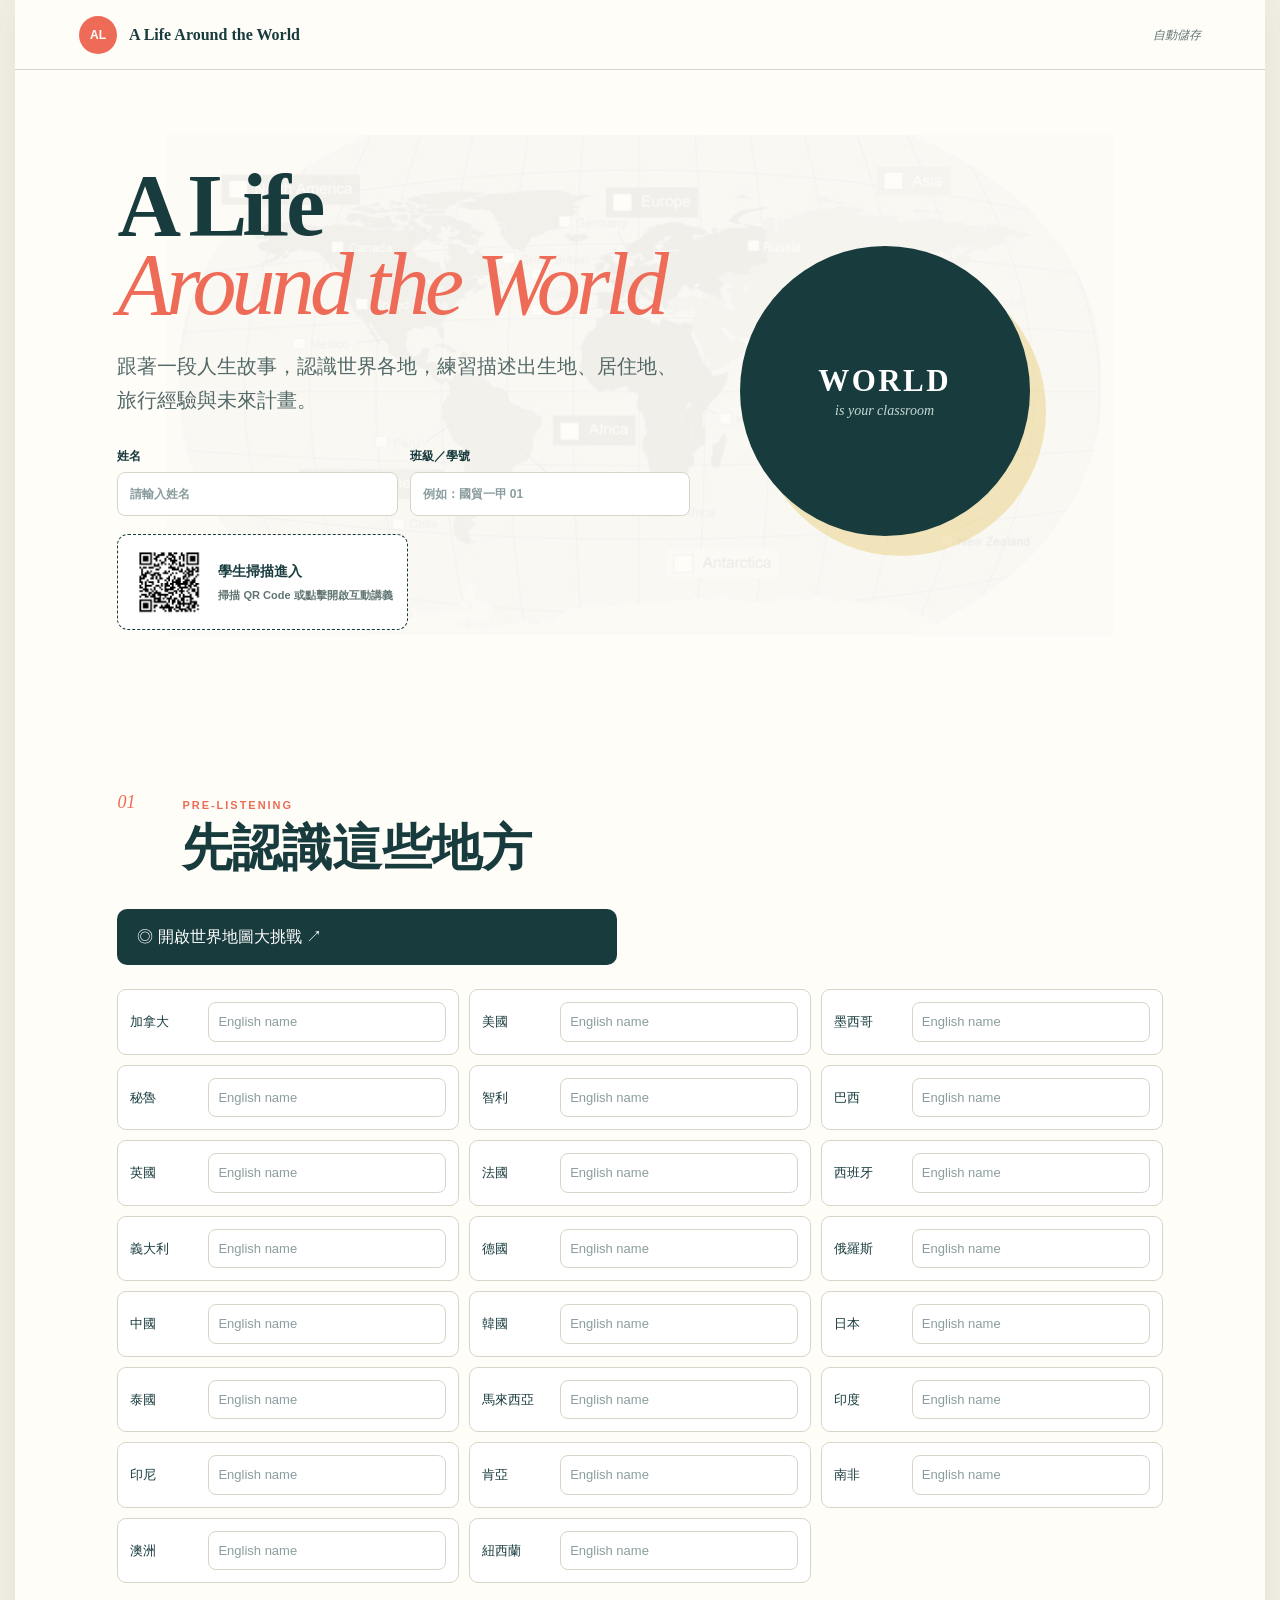
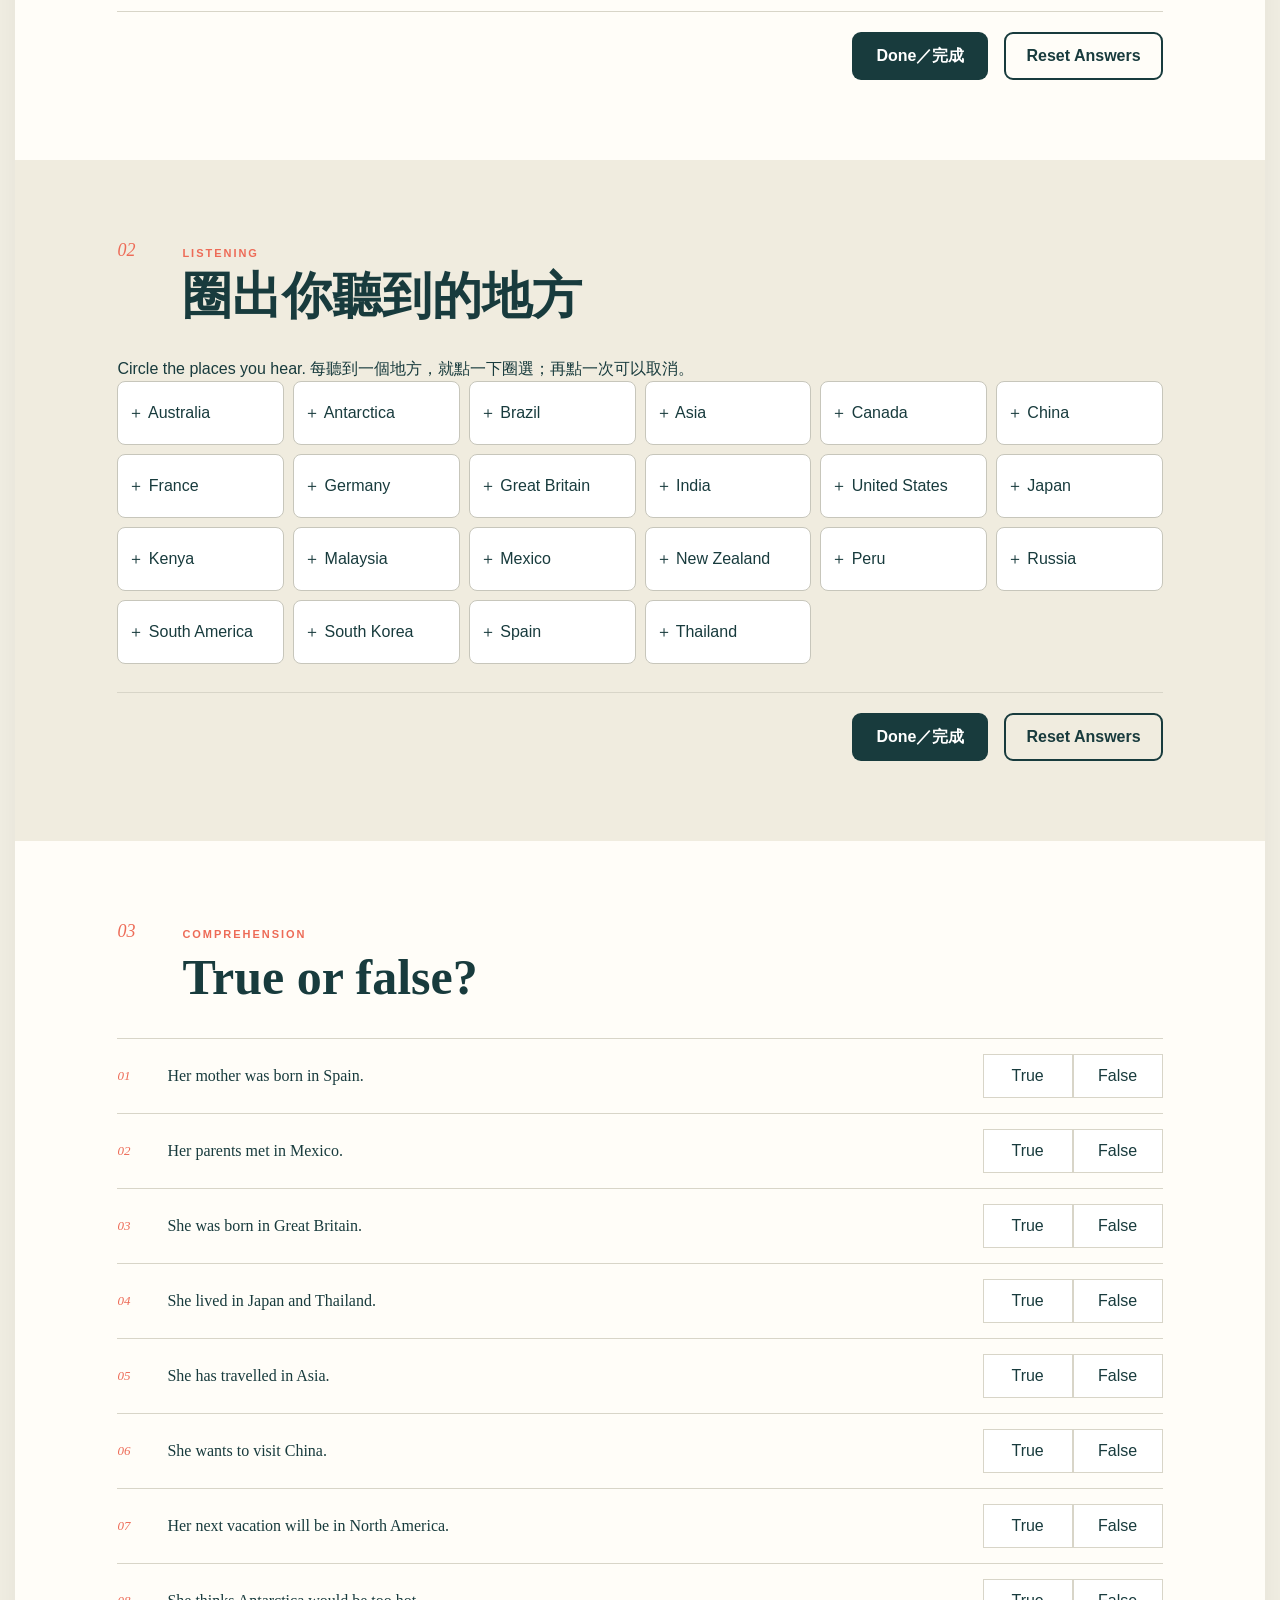
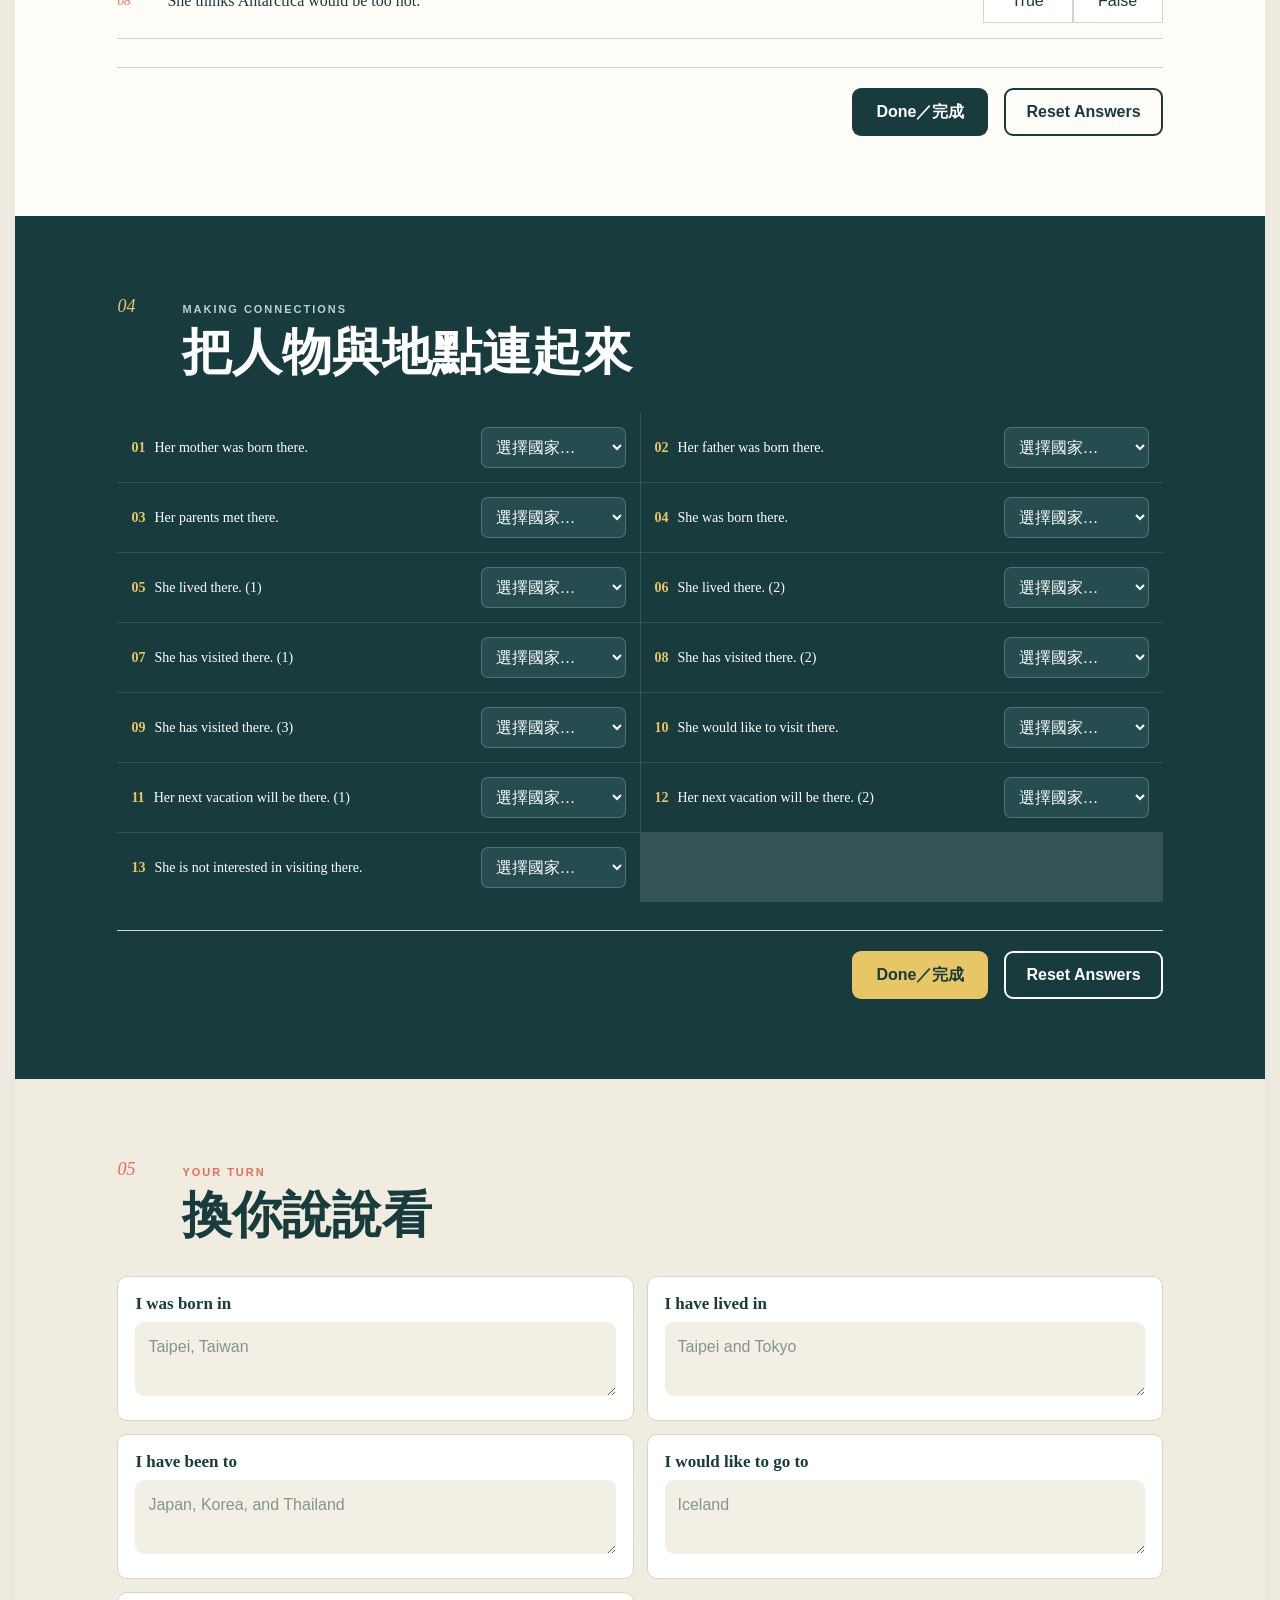
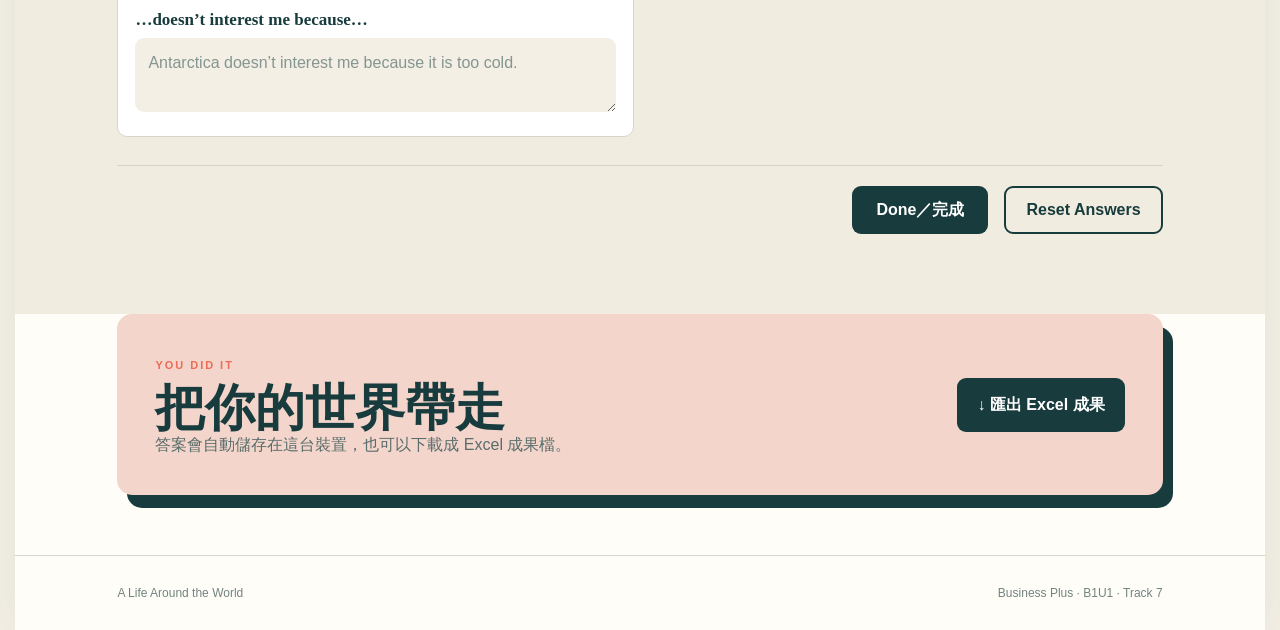
<file: index.html>
<!doctype html><html lang="zh-Hant"><head><meta charset="UTF-8"><meta name="viewport" content="width=device-width, initial-scale=1.0"><title>A Life Around the World｜互動學習單</title><link rel="icon" href="./favicon.svg">  <script type="module" crossorigin src="./assets/index-BsQShAT3.js"></script>
  <link rel="stylesheet" crossorigin href="./assets/index-KNHkf9sz.css">
</head><body><div id="root"></div></body></html>
</file>
<file: assets/index-KNHkf9sz.css>
/*! tailwindcss v4.2.1 | MIT License | https://tailwindcss.com */
@layer theme{:root,:host{--font-sans:ui-sans-serif, system-ui, sans-serif, "Apple Color Emoji", "Segoe UI Emoji", "Segoe UI Symbol", "Noto Color Emoji";--font-mono:ui-monospace, SFMono-Regular, Menlo, Monaco, Consolas, "Liberation Mono", "Courier New", monospace;--default-font-family:var(--font-sans);--default-mono-font-family:var(--font-mono)}}@layer base{*,:after,:before,::backdrop{box-sizing:border-box;border:0 solid;margin:0;padding:0}::file-selector-button{box-sizing:border-box;border:0 solid;margin:0;padding:0}html,:host{-webkit-text-size-adjust:100%;tab-size:4;line-height:1.5;font-family:var(--default-font-family,ui-sans-serif, system-ui, sans-serif, "Apple Color Emoji", "Segoe UI Emoji", "Segoe UI Symbol", "Noto Color Emoji");font-feature-settings:var(--default-font-feature-settings,normal);font-variation-settings:var(--default-font-variation-settings,normal);-webkit-tap-highlight-color:transparent}hr{height:0;color:inherit;border-top-width:1px}abbr:where([title]){-webkit-text-decoration:underline dotted;text-decoration:underline dotted}h1,h2,h3,h4,h5,h6{font-size:inherit;font-weight:inherit}a{color:inherit;-webkit-text-decoration:inherit;-webkit-text-decoration:inherit;-webkit-text-decoration:inherit;-webkit-text-decoration:inherit;text-decoration:inherit}b,strong{font-weight:bolder}code,kbd,samp,pre{font-family:var(--default-mono-font-family,ui-monospace, SFMono-Regular, Menlo, Monaco, Consolas, "Liberation Mono", "Courier New", monospace);font-feature-settings:var(--default-mono-font-feature-settings,normal);font-variation-settings:var(--default-mono-font-variation-settings,normal);font-size:1em}small{font-size:80%}sub,sup{vertical-align:baseline;font-size:75%;line-height:0;position:relative}sub{bottom:-.25em}sup{top:-.5em}table{text-indent:0;border-color:inherit;border-collapse:collapse}:-moz-focusring{outline:auto}progress{vertical-align:baseline}summary{display:list-item}ol,ul,menu{list-style:none}img,svg,video,canvas,audio,iframe,embed,object{vertical-align:middle;display:block}img,video{max-width:100%;height:auto}button,input,select,optgroup,textarea{font:inherit;font-feature-settings:inherit;font-variation-settings:inherit;letter-spacing:inherit;color:inherit;opacity:1;background-color:#0000;border-radius:0}::file-selector-button{font:inherit;font-feature-settings:inherit;font-variation-settings:inherit;letter-spacing:inherit;color:inherit;opacity:1;background-color:#0000;border-radius:0}:where(select:is([multiple],[size])) optgroup{font-weight:bolder}:where(select:is([multiple],[size])) optgroup option{padding-inline-start:20px}::file-selector-button{margin-inline-end:4px}::placeholder{opacity:1}@supports (not ((-webkit-appearance:-apple-pay-button))) or (contain-intrinsic-size:1px){::placeholder{color:currentColor}@supports (color:color-mix(in lab, red, red)){::placeholder{color:color-mix(in oklab, currentcolor 50%, transparent)}}}textarea{resize:vertical}::-webkit-search-decoration{-webkit-appearance:none}::-webkit-date-and-time-value{min-height:1lh;text-align:inherit}::-webkit-datetime-edit{display:inline-flex}::-webkit-datetime-edit-fields-wrapper{padding:0}::-webkit-datetime-edit{padding-block:0}::-webkit-datetime-edit-year-field{padding-block:0}::-webkit-datetime-edit-month-field{padding-block:0}::-webkit-datetime-edit-day-field{padding-block:0}::-webkit-datetime-edit-hour-field{padding-block:0}::-webkit-datetime-edit-minute-field{padding-block:0}::-webkit-datetime-edit-second-field{padding-block:0}::-webkit-datetime-edit-millisecond-field{padding-block:0}::-webkit-datetime-edit-meridiem-field{padding-block:0}::-webkit-calendar-picker-indicator{line-height:1}:-moz-ui-invalid{box-shadow:none}button,input:where([type=button],[type=reset],[type=submit]){appearance:button}::file-selector-button{appearance:button}::-webkit-inner-spin-button{height:auto}::-webkit-outer-spin-button{height:auto}[hidden]:where(:not([hidden=until-found])){display:none!important}}@layer components;@layer utilities{.grid{display:grid}}:root{--ink:#183b3d;--paper:#fffdf8;--cream:#f3efe4;--coral:#ed6b57;--mint:#cfe0d6;--line:#d8d5c8;--gold:#e7c665}*{box-sizing:border-box}body{background:var(--cream);color:var(--ink);margin:0;font-family:Arial,Noto Sans TC,sans-serif}button,input,textarea,select{font:inherit}main{background:var(--paper);max-width:1250px;margin:auto;box-shadow:0 0 40px #183b3d12}header{z-index:5;border-bottom:1px solid var(--line);-webkit-backdrop-filter:blur(10px);backdrop-filter:blur(10px);background:#fffdf8ef;align-items:center;gap:12px;height:70px;padding:0 5vw;display:flex;position:sticky;top:0}header>b{background:var(--coral);color:#fff;border-radius:50%;place-items:center;width:38px;height:38px;font-size:12px;display:grid}header>span{font:700 16px Georgia}header>i{color:#607573;margin-left:auto;font-size:12px}.hero{isolation:isolate;grid-template-columns:1.15fr .85fr;align-items:center;gap:50px;min-height:570px;padding:82px clamp(25px,8vw,105px);display:grid;position:relative;overflow:hidden}.hero small,.sec small,.export small{letter-spacing:.18em;color:var(--coral);font-size:11px;font-weight:800}h1{letter-spacing:-.055em;margin:14px 0 25px;font:700 clamp(50px,7vw,88px)/.9 Georgia}h1 em{color:var(--coral);font-weight:400}.hero p{color:#536968;max-width:620px;font:20px/1.7 Georgia}.student{grid-template-columns:1fr 1fr;gap:12px;margin-top:30px;display:grid}.student label{font-size:12px;font-weight:700}input{border:1px solid var(--line);background:#fff;border-radius:8px;width:100%;margin-top:7px;padding:12px;display:block}.globe{aspect-ratio:1;background:var(--ink);color:#fff;letter-spacing:.08em;border-radius:50%;flex-direction:column;justify-content:center;align-items:center;gap:4px;max-width:290px;font:700 31px Georgia;display:flex;box-shadow:16px 20px #e7c66566}.globe span{color:#c6d9d3;letter-spacing:0;margin:0;font:italic 14px/1.1 Georgia;display:block}.sec{padding:80px clamp(25px,8vw,105px)}.sec.tint{background:#f0ecdf}.title{grid-template-columns:45px 1fr;gap:20px;margin-bottom:36px;display:grid}.title>i{color:var(--coral);font:italic 18px Georgia}.title h2,.export h2{margin:7px 0 0;font:700 clamp(34px,4vw,50px)/1 Georgia}.map{background:var(--ink);color:#fff;border-radius:10px;max-width:500px;margin-bottom:24px;padding:16px 20px;text-decoration:none;display:block}.grid{display:grid}.countries{grid-template-columns:repeat(3,1fr);gap:10px}.countries label{border:1px solid var(--line);background:#fff;border-radius:9px;grid-template-columns:70px 1fr;align-items:center;gap:8px;padding:12px;font-size:13px;display:grid}.countries input{margin:0;padding:9px}.chips{grid-template-columns:repeat(6,minmax(0,1fr));gap:9px}.chips button{cursor:pointer;text-align:left;min-width:0;min-height:64px;color:var(--ink);background:#fff;border:1px solid #c7c6bb;border-radius:8px;padding:10px;font-size:16px}.chips button.on{background:var(--ink);color:#fff}.questions{border-top:1px solid var(--line)}.questions>div{border-bottom:1px solid var(--line);grid-template-columns:38px 1fr 180px;align-items:center;gap:12px;padding:15px 0;display:grid}.questions>div>b{color:var(--coral);font:italic 13px Georgia}.questions p{margin:0;font:16px Georgia}.questions span{grid-template-columns:1fr 1fr;display:grid}.questions button{border:1px solid var(--line);background:#fff;padding:9px}.questions .yes{color:#fff;background:#397f68}.questions .no{background:var(--coral);color:#fff}.dark{background:var(--ink);color:#fff}.dark .title>i{color:var(--gold)}.dark small{color:#bdd0cb}.matches{background:#ffffff20;grid-template-columns:1fr 1fr;gap:1px;display:grid}.matches label{background:var(--ink);grid-template-columns:1fr 145px;align-items:center;gap:10px;padding:14px;display:grid}.matches label span{gap:9px;font:14px Georgia;display:flex}.matches label b{color:var(--gold)}select{color:#fff;background:#254d4f;border:1px solid #ffffff35;border-radius:7px;padding:10px}.notes{border-left:4px solid var(--gold);background:var(--cream);margin-bottom:25px;padding:17px;line-height:1.8}.write{grid-template-columns:32px 1fr;gap:11px;margin-top:11px;display:grid}.write>b{background:var(--coral);color:#fff;border-radius:50%;place-items:center;width:31px;height:31px;display:grid}textarea{border:1px solid var(--line);resize:vertical;border-radius:9px;width:100%;min-height:72px;padding:13px}.your{grid-template-columns:1fr 1fr;gap:13px;display:grid}.your label{border:1px solid var(--line);background:#fff;border-radius:10px;padding:17px}.your label b{margin-bottom:8px;font:700 17px Georgia;display:block}.your textarea{background:var(--cream);border:0}.export{box-shadow:10px 13px 0 var(--ink);background:#f3d5cb;border-radius:15px;grid-template-columns:1fr auto;align-items:center;gap:25px;margin:0 clamp(25px,8vw,105px) 60px;padding:38px;display:grid}.export p{color:#596d6c}.export button{background:var(--ink);color:#fff;border:0;border-radius:9px;padding:15px 20px;font-weight:700}footer{border-top:1px solid var(--line);color:#728381;justify-content:space-between;padding:28px clamp(25px,8vw,105px);font-size:12px;display:flex}@media (width<=850px){.hero{grid-template-columns:1fr}.globe{max-width:230px}.countries{grid-template-columns:1fr 1fr}.chips{grid-template-columns:repeat(3,1fr)}.matches,.export{grid-template-columns:1fr}}@media (width<=600px){header{height:62px}.hero,.sec{padding:52px 20px}.hero h1{font-size:49px}.hero p{font-size:17px}.student,.countries,.your{grid-template-columns:1fr}.chips{grid-template-columns:1fr 1fr}.questions>div{grid-template-columns:28px 1fr}.questions span{grid-column:2}.matches label{grid-template-columns:1fr}.export{box-shadow:7px 9px 0 var(--ink);margin:0 20px 42px;padding:26px}footer{flex-direction:column;gap:5px;padding:22px 20px}}.hero-qr{color:#183b3d;background:#fff;border:1px dashed #183b3d;border-radius:11px;align-items:center;gap:12px;width:max-content;max-width:100%;margin-top:18px;padding:10px 14px;text-decoration:none;display:flex}.hero-qr img{border-radius:7px;width:74px;height:74px}.hero-qr span,.hero-qr b,.hero-qr small{display:block}.hero-qr b{font-size:14px}.hero-qr small{color:#607573;letter-spacing:0;margin-top:5px;font-size:11px}.hero-qr:hover{border-color:#ed6b57;box-shadow:0 6px 16px #183b3d18}.hero:before{content:"";z-index:-1;opacity:.075;filter:grayscale();background:url(../world-map-background.png) 50%/contain no-repeat;position:absolute;inset:4% 1%}.hero>div{z-index:1;position:relative}.chips button:focus-visible{outline:3px solid var(--coral);outline-offset:3px}.activity-completion{border-top:1px solid #d8d5c8;flex-wrap:wrap;justify-content:flex-end;align-items:center;gap:16px;margin-top:28px;padding-top:20px;display:flex}.activity-completion span{font-size:14px}.done-button{color:#fff;cursor:pointer;background:#183b3d;border-radius:9px;min-height:48px;padding:12px 24px;font-size:16px;font-weight:700}.done-button:disabled{cursor:default;background:#397f68}.dark .done-button{color:#183b3d;background:#e7c665}.done-button:focus-visible{outline-offset:4px;outline:3px solid #ed6b57}.reset-answers-button{color:#183b3d;cursor:pointer;background:0 0;border:2px solid;border-radius:9px;min-height:48px;padding:10px 20px;font-size:16px;font-weight:700}.dark .reset-answers-button{color:#fff}.reset-answers-button:focus-visible{outline-offset:4px;outline:3px solid #ed6b57}.reset-answers-button:hover{background:#183b3d12}.dark .reset-answers-button:hover{background:#ffffff18}
</file>
